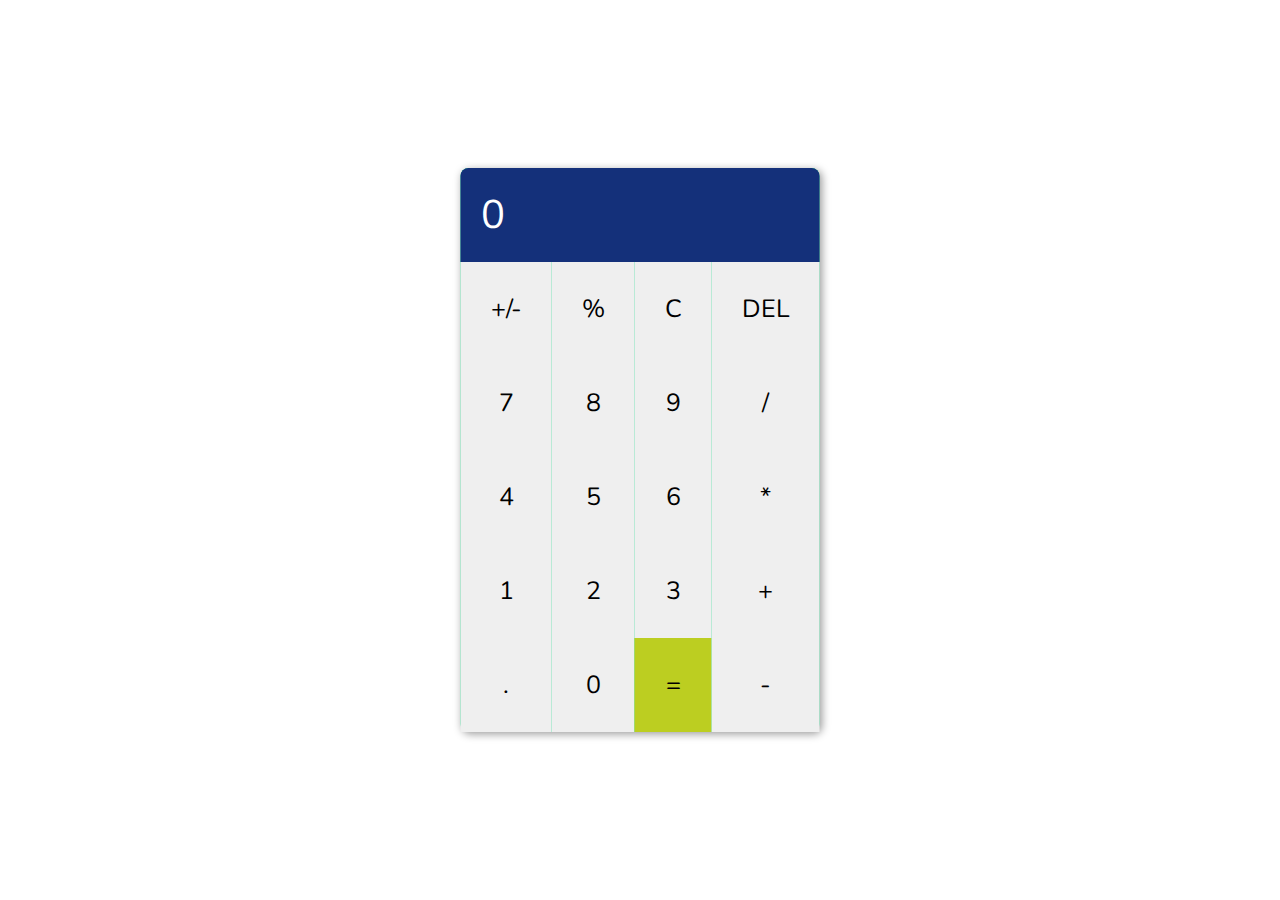
<file: 10/index.html>
<!DOCTYPE html>
<html>
<head>
    <meta charset='utf-8'>
    <meta http-equiv='X-UA-Compatible' content='IE=edge'>
    <title>Calculator</title>
    <meta name='viewport' content='width=device-width, initial-scale=1'>
    <link rel='stylesheet' href='style.css'>
    <script src='script.js' async></script>
</head>
<body>
    
    <div class="calc_body">
        <div class="result">
            <p id="result">0</p>
        </div>

        <div class="buttons">
            <button>+/-</button>
            <button>%</button>
            <button>C</button>
            <button>DEL</button>

            <button>7</button>
            <button>8</button>
            <button>9</button>
            <button>/</button>

            <button>4</button>
            <button>5</button>
            <button>6</button>
            <button>*</button>

            <button>1</button>
            <button>2</button>
            <button>3</button>
            <button>+</button>
            
            <button>.</button>
            <button>0</button>
            <button class="equal">=</button>
            <button>-</button>
        </div>
    </div>
   
</body>
</html>
</file>
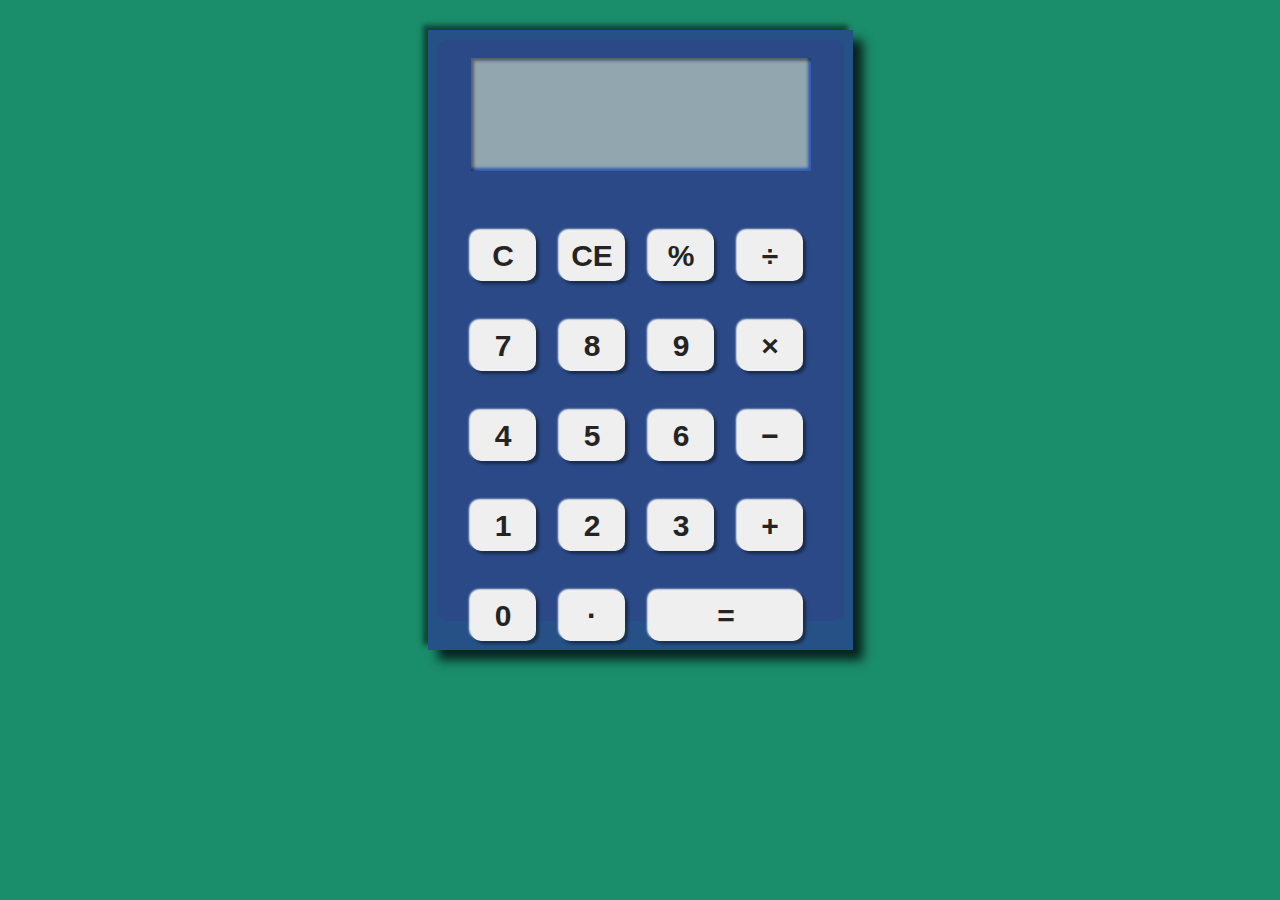
<file: 4/index.html>
<!DOCTYPE html>
<html lang="fr">
<head>
    <meta charset="UTF-8">
    <meta http-equiv="X-UA-Compatible" content="IE=edge">
    <meta name="viewport" content="width=device-width, initial-scale=1.0">
    <title>Document</title>
    <link rel="stylesheet" href="style.css">
    <script src="script.js" async></script>
</head>
<body>
    <main>
        <section>
            <div class="field">
                <p></p>
                <p></p>
            </div>
            <div class="keyboard">
                <button value="clear">C</button>
                <button value="">CE</button>
                <button value="%">&percnt;</button>
                <button value="/">&divide;</button>
                <button value="7">7</button>
                <button value="8">8</button>
                <button value="9">9</button>
                <button value="*">&times;</button>
                <button value="4">4</button>
                <button value="5">5</button>
                <button value="6">6</button>
                <button value="-">&minus;</button>
                <button value="1">1</button>
                <button value="2">2</button>
                <button value="3">3</button>
                <button value="+">&plus;</button>
                <button value="0">0</button>
                <button value=".">&middot;</button>
                <button value="equal">&equals;</button>
            </div>
        </section>
    </main>
</body>
</html>
</file>
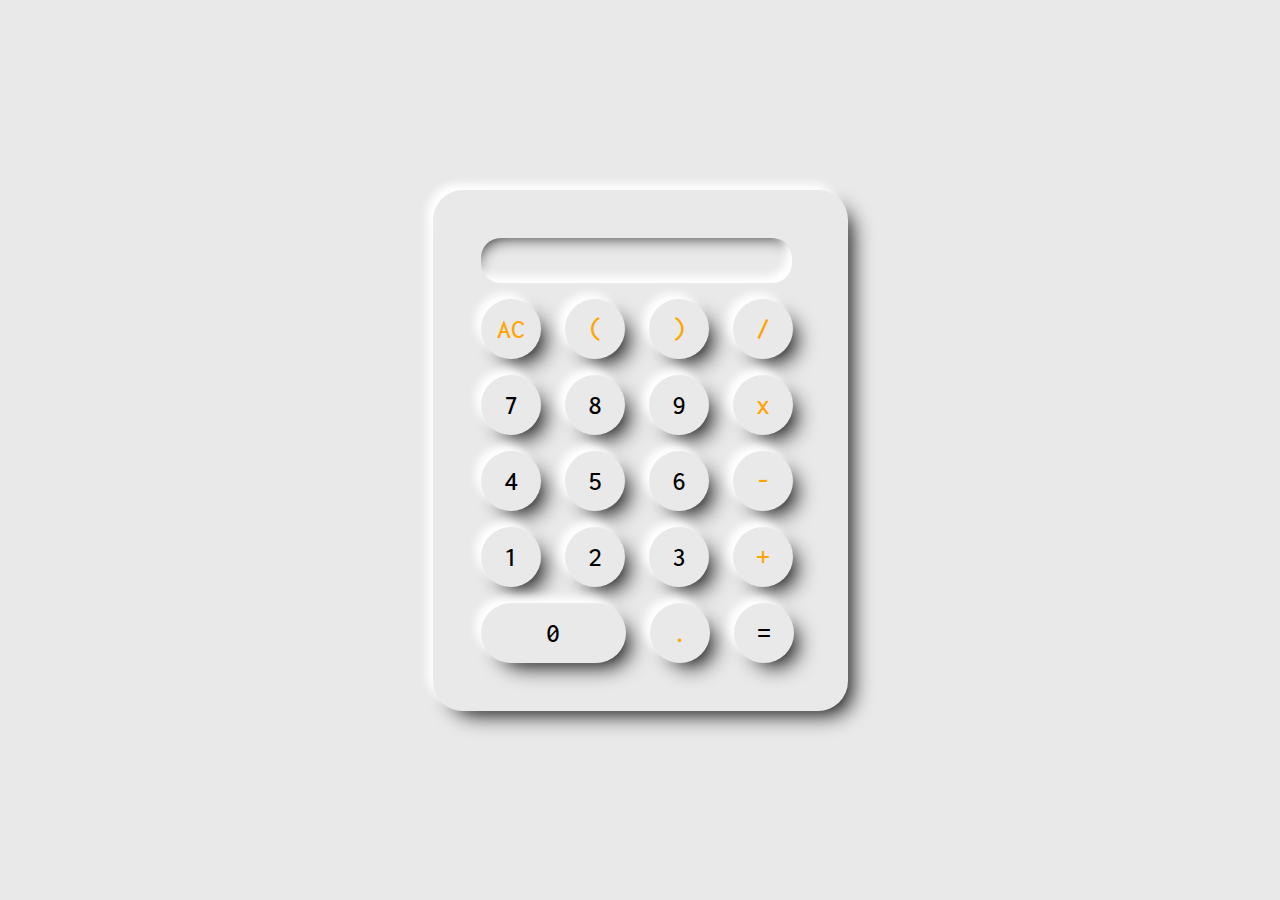
<file: 5/index.html>
<!DOCTYPE html>
<html lang="fr">
<head>
    <meta charset="UTF-8">
    <meta http-equiv="X-UA-Compatible" content="IE=edge">
    <meta name="viewport" content="width=device-width, initial-scale=1.0">
    <title>Document</title>
    <link rel="preconnect" href="https://fonts.gstatic.com">
    <link href="https://fonts.googleapis.com/css2?family=Inconsolata:wght@300;400;500;600;700;800;900&display=swap" rel="stylesheet">
    <link rel="stylesheet" href="style.css">
    <script src="script.js" async></script>
</head>
<body>
    <div class="container">
        <div class="calculator">
            <input type="text" name="screen" id="screen">
            <div>
                <button class="color">AC</button>
                <button class="color">(</button>
                <button class="color">)</button>
                <button class="color">/</button>
                <button>7</button>
                <button>8</button>
                <button>9</button>
                <button class="color">x</button>
                <button>4</button>
                <button>5</button>
                <button>6</button>
                <button class="color">-</button>
                <button>1</button>
                <button>2</button>
                <button>3</button>
                <button class="color">+</button>
                <button class="zero">0</button>
                <button class="color">.</button>
                <button>=</button>
            </div>
        </div>
    </div>
</body>
</html>
</file>
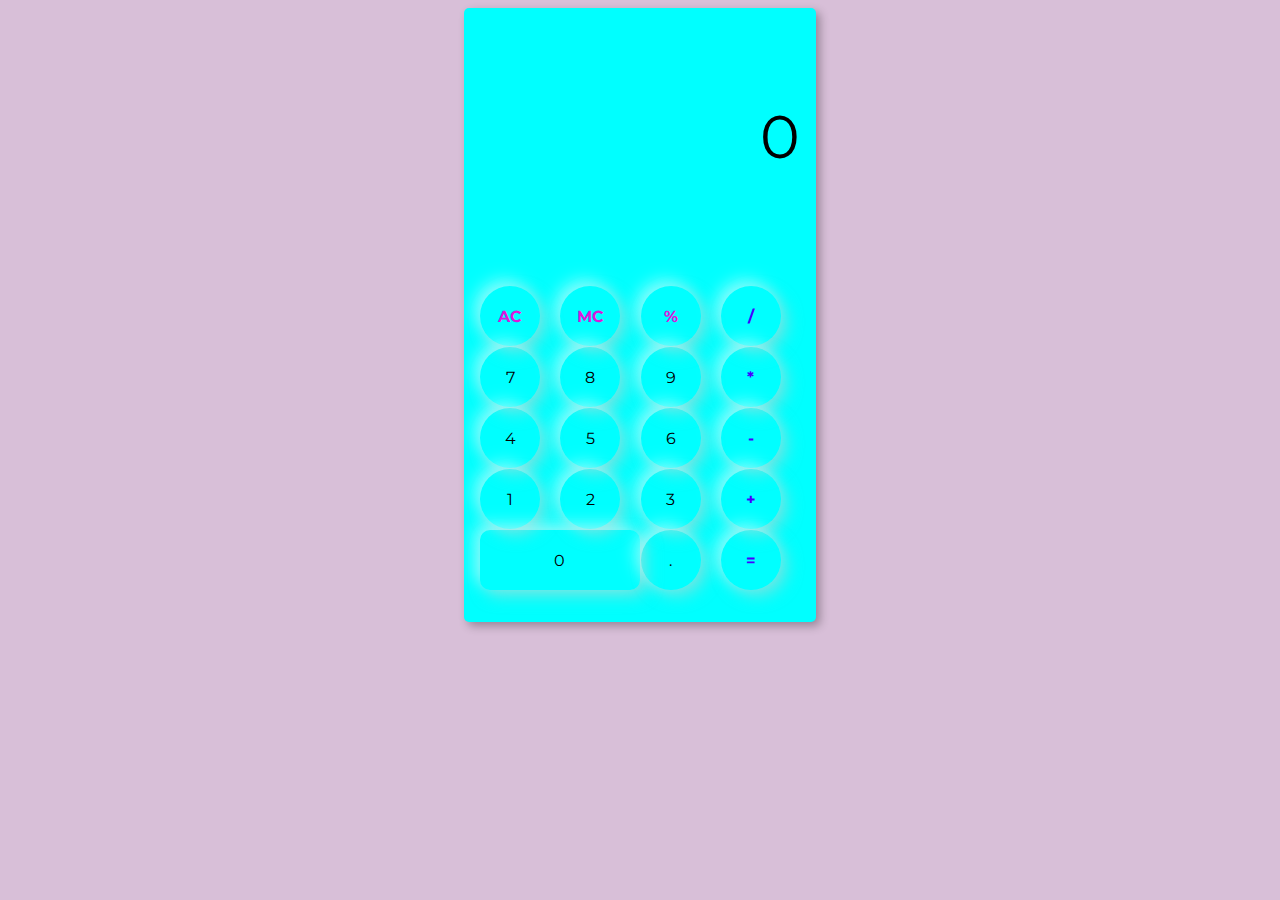
<file: 7/index.html>
<!DOCTYPE html>
<html lang="fr">
<head>
    <meta charset="UTF-8">
    <meta name="viewport" content="width=device-width, initial-scale=1.0">
    <title>Document</title>
    <script src="https://cdnjs.cloudflare.com/ajax/libs/gsap/3.1.1/gsap.min.js" integrity="sha256-cyEXrJKjO3YNkpCjPxVBdi7pRJ3EF+okm1oN9Qc4rRY=" crossorigin="anonymous"></script>
    <script src="script.js" async></script>
    <link rel="stylesheet" href="style.css">
</head>
<body>
    <div class="container">
        <div class="result">
          <p id="result-box">0</p>
        </div>
        <div class="buttons">
          <div class="button action-btn" id="clear"> AC </div>
          <div class="button action-btn"> MC</div>
          <div class="button num-button  action-btn"> %</div>
          <div class="button num-button  calc-action-btn"> /</div>
          <div class="button num-button seven">7</div>
          <div class="button num-button eight">8</div>
          <div class="button num-button  nine">9</div>
          <div class="button num-button  calc-action-btn">*</div>
          <div class="button num-button  four">4</div>
          <div class="button num-button  five">5</div>
          <div class="button num-button  six">6</div>
          <div class="button num-button  calc-action-btn">-</div>
          <div class="button num-button  one">1</div>
          <div class="button num-button  two">2</div>
          <div class="button num-button  three">3</div>
          <div class="button num-button  calc-action-btn">+</div>
          <div class="button num-button  zero">0</div>
          <div class="button num-button  point">.</div>
          <div class="button calc-action-btn" id="total">=</div>
        </div>
      </div>
</body>
</html>
</file>
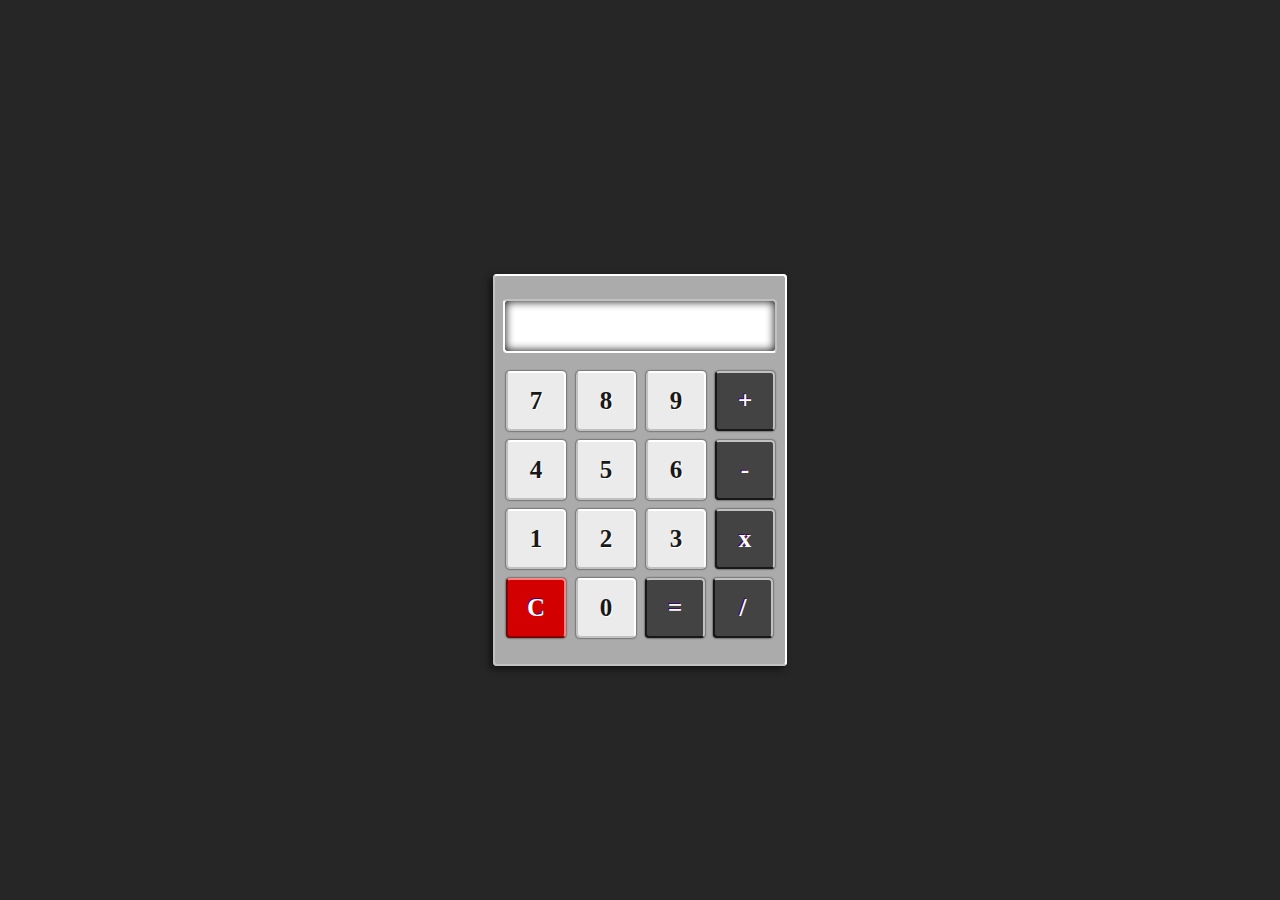
<file: 9/index.html>
<!DOCTYPE html>
<html lang="fr">
    <head>
        <meta charset="UTF-8">
        <meta name="viewport" content="width=device-width, initial-scale=1.0">
        <meta http-equiv="X-UA-Compatible" content="ie=edge">
        <title>Document</title>
        <link rel="stylesheet" href="style.css">
    </head>
    <body>
        <div class="wrap">
            <fieldset class="container">
                <form name="calculator">

                    <input id="display" type="text" name="display" readonly>
                    <input class="button digits" type="button" value="7"
                        onclick="calculator.display.value += '7'">
                    <input class="button digits" type="button" value="8"
                        onclick="calculator.display.value += '8'">
                    <input class="button digits" type="button" value="9"
                        onclick="calculator.display.value += '9'">
                    <input class="button mathButtons" type="button" value="+"
                        onclick="calculator.display.value += ' + '">
                    <br>
                    <input class="button digits" type="button" value="4"
                        onclick="calculator.display.value += '4'">
                    <input class="button digits" type="button" value="5"
                        onclick="calculator.display.value += '5'">
                    <input class="button digits" type="button" value="6"
                        onclick="calculator.display.value += '6'">
                    <input class="button mathButtons" type="button" value="-"
                        onclick="calculator.display.value += ' - '">
                    <br>
                    <input class="button digits" type="button" value="1"
                        onclick="calculator.display.value += '1'">
                    <input class="button digits" type="button" value="2"
                        onclick="calculator.display.value += '2'">
                    <input class="button digits" type="button" value="3"
                        onclick="calculator.display.value += '3'">
                    <input class="button mathButtons" type="button" value="x"
                        onclick="calculator.display.value += ' * '">
                    <br>
                    <input id="clearButton" class="button" type="button"
                        value="C" onclick="calculator.display.value= ''">
                    <input class="button digits" type="button" value="0"
                        onclick="calculator.display.value += '0'">
                    <input class="button mathButtons" type="button" value="="
                        onclick="calculator.display.value=
                        eval(calculator.display.value)">
                    <input class="button mathButtons" type="button" value="/"
                        onclick="calculator.display.value += ' / '">
                </form>
            </fieldset>
        </div>
    </body>
</html>
</file>
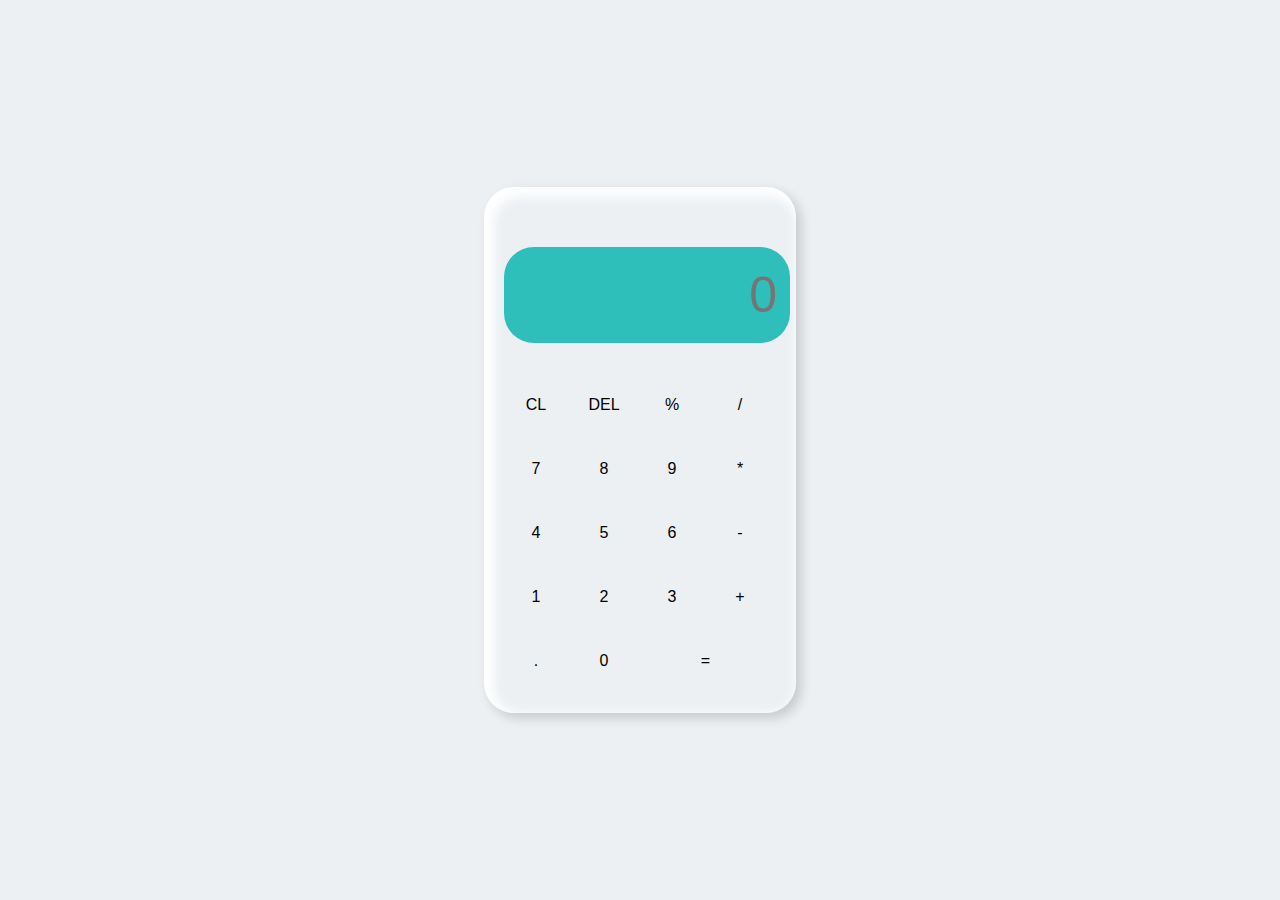
<file: 1/App.html>
<!DOCTYPE html>
<html lang="fr">
    <head>
        <meta charset="UTF-8">
        <meta http-equiv="X-UA-Compatible" content="IE=edge">
        <meta name="viewport" content="width=device-width, initial-scale=1.0">
        <title>Document</title>
        <link rel="stylesheet" href="App.css">
        <script src="App.js" defer></script>
    </head>
    <body>
        <div class="container">
            <div class="Calculator">
                <input type="text" placeholder="0" id="outputScreen">
                <button onClick="Clear()">cl</button>
                <button onClick="del()">del</button>
                <button onClick="display('%')">%</button>
                <button onClick="display('/')">/</button>
                <button onClick="display('7')">7</button>
                <button onClick="display('8')">8</button>
                <button onClick="display('9')">9</button>
                <button onClick="display('*')">*</button>
                <button onClick="display('4')">4</button>
                <button onClick="display('5')">5</button>
                <button onClick="display('6')">6</button>
                <button onClick="display('-')">-</button>
                <button onClick="display('1')">1</button>
                <button onClick="display('2')">2</button>
                <button onClick="display('3')">3</button>
                <button onClick="display('+')">+</button>
                <button onClick="display('.')">.</button>
                <button onClick="display('0')">0</button>
                <button onClick="Calculate()" class="equal">=</button>
            </div>
        </div>
    </body>
</html>
</file>
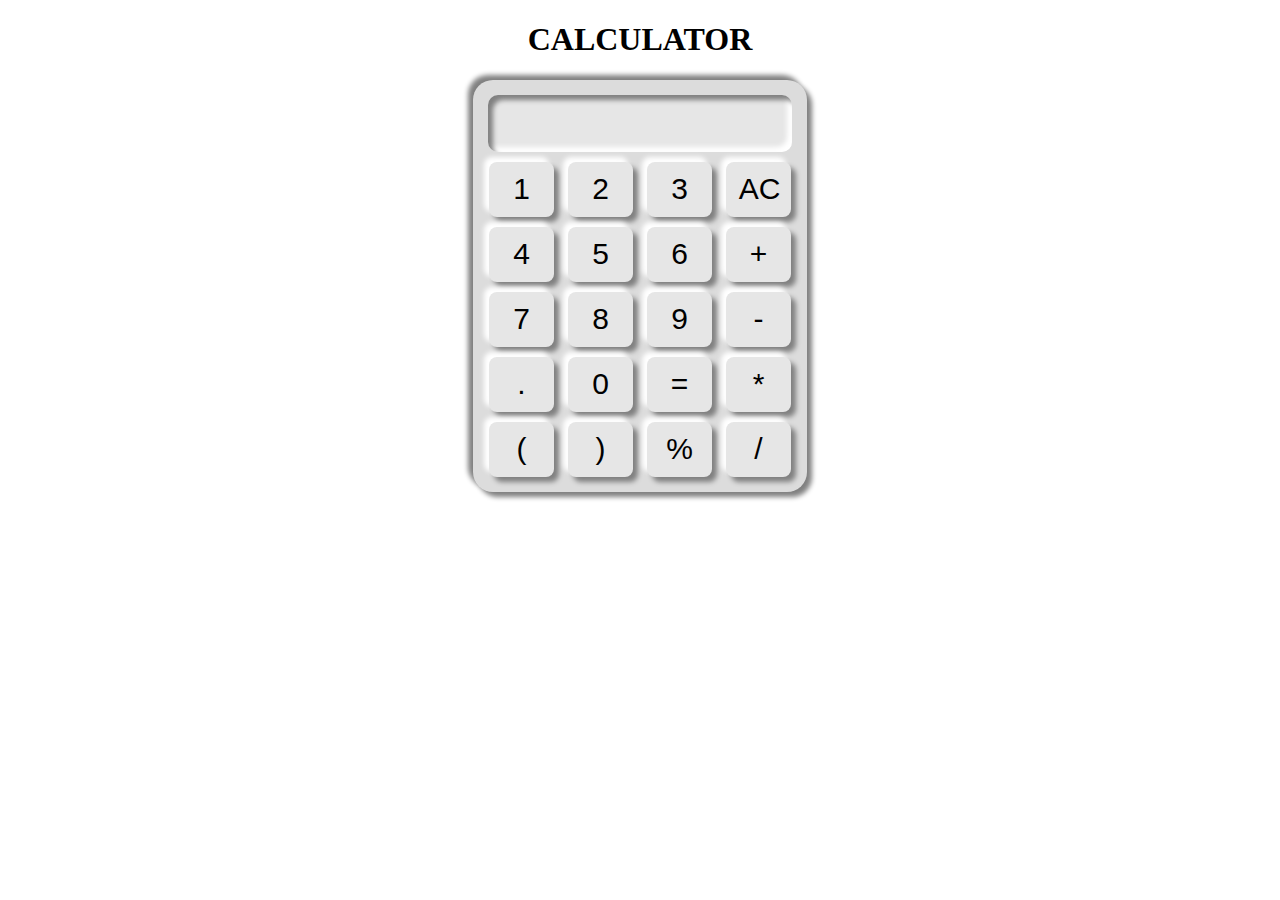
<file: 11/App.html>
<!DOCTYPE html>
<html lang="fr">
    <head>
        <meta charset="UTF-8">
        <meta http-equiv="X-UA-Compatible" content="IE=edge">
        <meta name="viewport" content="width=device-width, initial-scale=1.0">
        <title>Document</title>
        <link rel="stylesheet" href="App.css">
    </head>
    <body>
        <div calss="container" align="center">
            <h1>CALCULATOR</h1>
            <form name="forms">
                <div class="calc">
                    <input type="text" id="answer" name="screen">
                    <br>
                    <input type="button" value=" 1 "
                        onclick="forms.screen.value+='1'">
                    <input type="button" value=" 2 "
                        onclick="forms.screen.value+='2'">
                    <input type="button" value=" 3 "
                        onclick="forms.screen.value+='3'">
                    <input type="button" value=" AC "
                        onclick="forms.screen.value=''">
                    <br>
                    <input type="button" value=" 4 "
                        onclick="forms.screen.value+='4'">
                    <input type="button" value=" 5 "
                        onclick="forms.screen.value+='5'">
                    <input type="button" value=" 6 "
                        onclick="forms.screen.value+='6'">
                    <input type="button" value=" + "
                        onclick="forms.screen.value+='+'">
                    <br>
                    <input type="button" value=" 7 "
                        onclick="forms.screen.value+='7'">
                    <input type="button" value=" 8 "
                        onclick="forms.screen.value+='8'">
                    <input type="button" value=" 9 "
                        onclick="forms.screen.value+='9'">
                    <input type="button" value=" - "
                        onclick="forms.screen.value+='-'">
                    <br>

                    <input type="button" value=" . "
                        onclick="forms.screen.value+='.'">
                    <input type="button" value=" 0 "
                        onclick="forms.screen.value+='0'">
                    <input type="button" value="="
                        onclick="forms.screen.value= eval(forms.screen.value)">
                    <input type="button" value=" * "
                        onclick="forms.screen.value+='*'">
                    <br>

                    <input type="button" value=" ( "
                        onclick="forms.screen.value+='('">
                    <input type="button" value=" ) "
                        onclick="forms.screen.value+=')'">
                    <input type="button" value=" % "
                        onclick="forms.screen.value+='%'">
                    <input type="button" value=" / "
                        onclick="forms.screen.value+='/'">
                    <br>
                </div>
            </form>
        </div>
    </body>
</html>
</file>
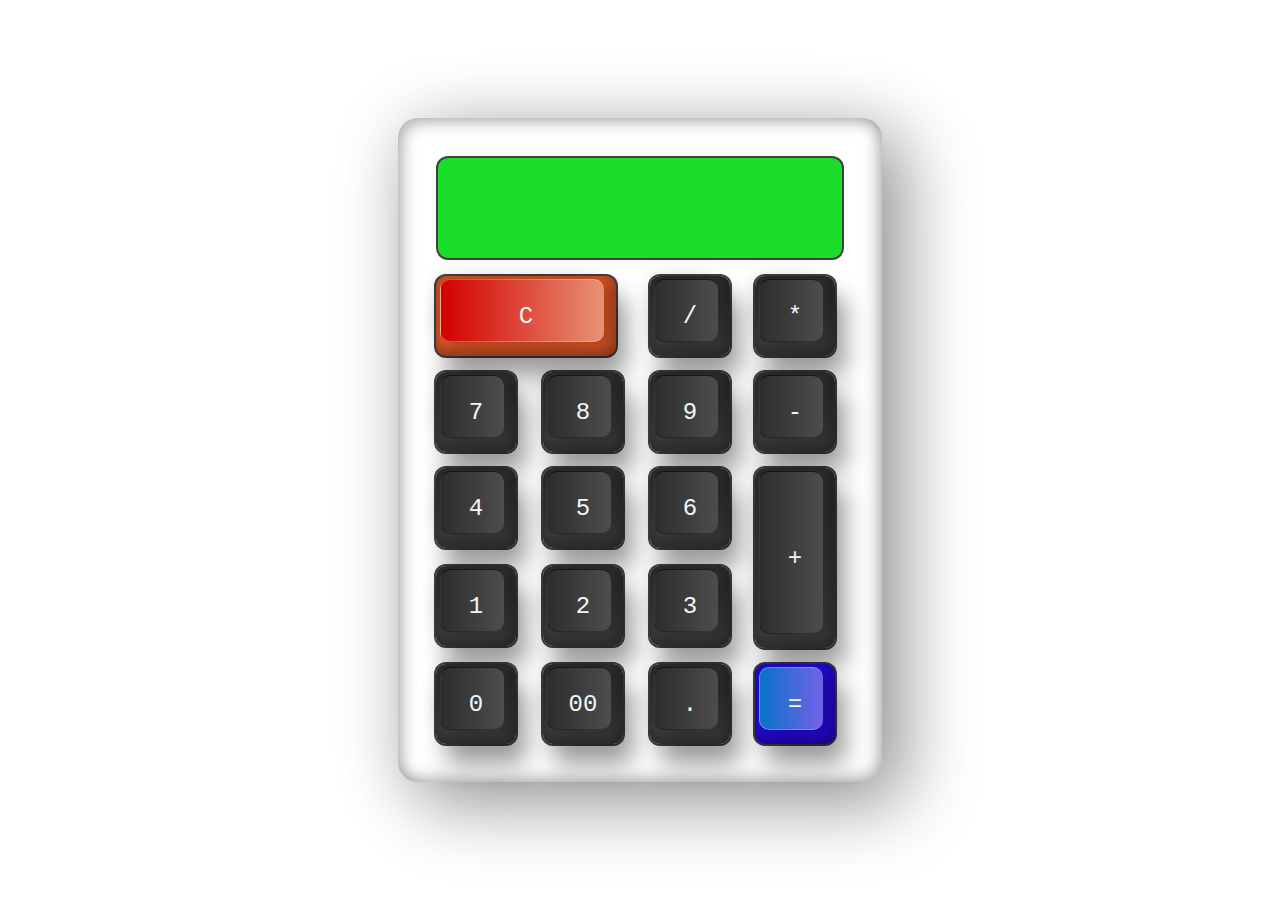
<file: 2/App.html>
<!DOCTYPE html>
<html lang="fr">
    <head>
        <meta charset="UTF-8">
        <meta http-equiv="X-UA-Compatible" content="IE=edge">
        <meta name="viewport" content="width=device-width, initial-scale=1.0">
        <title>Document</title>
        <link rel="stylesheet" href="App.css">
    </head>
    <body>
        <div class="container">
            <form action="#" name="calc" class="calculator">
                <input type="text" class="value" readonly name="txt">
                <span class="num clear" onclick="calc.txt.value=''"><i>C</i></span>
                <span class="num" onclick="calc.txt.value+='/'"><i>/</i></span>
                <span class="num" onclick="calc.txt.value+='*'"><i>*</i></span>
                <span class="num" onclick="calc.txt.value+='7'"><i>7</i></span>
                <span class="num" onclick="calc.txt.value+='8'"><i>8</i></span>
                <span class="num" onclick="calc.txt.value+='9'"><i>9</i></span>
                <span class="num" onclick="calc.txt.value+='-'"><i>-</i></span>
                <span class="num" onclick="calc.txt.value+='4'"><i>4</i></span>
                <span class="num" onclick="calc.txt.value+='5'"><i>5</i></span>
                <span class="num" onclick="calc.txt.value+='6'"><i>6</i></span>
                <span class="num plus" onclick="calc.txt.value+='+'"><i>+</i></span>
                <span class="num" onclick="calc.txt.value+='1'"><i>1</i></span>
                <span class="num" onclick="calc.txt.value+='2'"><i>2</i></span>
                <span class="num" onclick="calc.txt.value+='3'"><i>3</i></span>
                <span class="num" onclick="calc.txt.value+='0'"><i>0</i></span>
                <span class="num" onclick="calc.txt.value+='00'"><i>00</i></span>
                <span class="num" onclick="calc.txt.value+='.'"><i>.</i></span>
                <span class="num equal"
                    onclick="document.calc.txt.value=eval(calc.txt.value)"><i>=</i></span>
            </form>
        </div>
    </body>
</html>
</file>
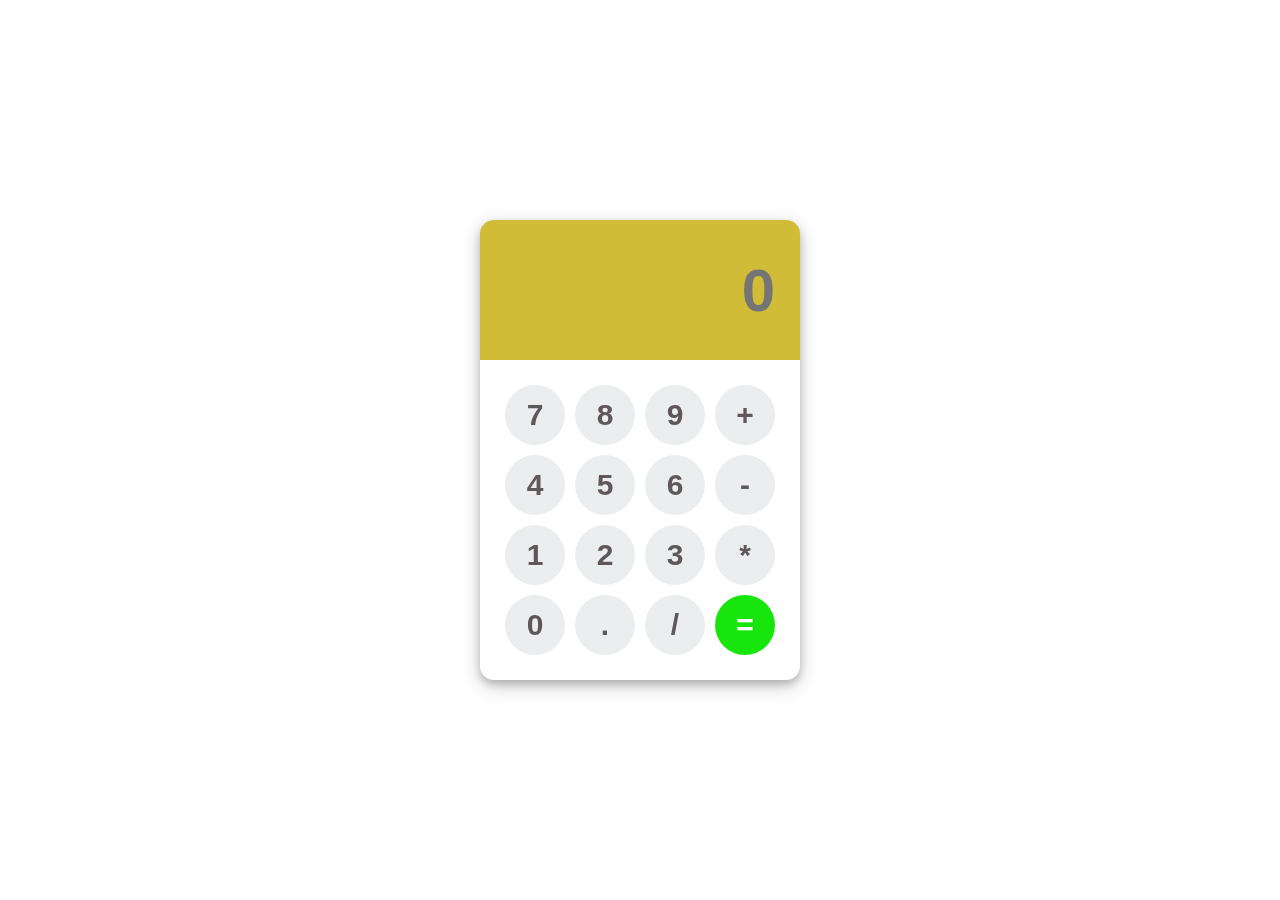
<file: 3/App.html>
<!DOCTYPE html>
<html lang="fr">
    <head>
        <meta charset="UTF-8">
        <meta http-equiv="X-UA-Compatible" content="IE=edge">
        <meta name="viewport" content="width=device-width, initial-scale=1.0">
        <title>Document</title>
        <link rel="stylesheet" href="App.css">
        <script src="App.js" defer></script>
    </head>
    <body>
        <div class="container">
            <form name="form">
                <div class="display">
                    <input type="text" placeholder="0" name="displayResult">
                </div>
                <div class="buttons">
                    <div class="row">
                        <input type="button" name="b7" value="7"
                            onclick="calcNumbers(b7.value)">
                        <input type="button" name="b8" value="8"
                            onclick="calcNumbers(b8.value)">
                        <input type="button" name="b9" value="9"
                            onclick="calcNumbers(b9.value)">
                        <input type="button" name="addb" value="+"
                            onclick="calcNumbers(addb.value)">
                    </div>

                    <div class="row">
                        <input type="button" name="b4" value="4"
                            onclick="calcNumbers(b4.value)">
                        <input type="button" name="b5" value="5"
                            onclick="calcNumbers(b5.value)">
                        <input type="button" name="b6" value="6"
                            onclick="calcNumbers(b6.value)">
                        <input type="button" name="sub" value="-"
                            onclick="calcNumbers(sub.value)">
                    </div>

                    <div class="row">
                        <input type="button" name="b1" value="1"
                            onclick="calcNumbers(b1.value)">
                        <input type="button" name="b2" value="2"
                            onclick="calcNumbers(b2.value)">
                        <input type="button" name="b3" value="3"
                            onclick="calcNumbers(b3.value)">
                        <input type="button" name="multb" value="*"
                            onclick="calcNumbers(multb.value)">
                    </div>

                    <div class="row">
                        <input type="button" name="b0" value="0"
                            onclick="calcNumbers(b0.value)">
                        <input type="button" name="potb" value="."
                            onclick="calcNumbers(potb.value)">
                        <input type="button" name="divb" value="/"
                            onclick="calcNumbers(divb.value)">
                        <input type="button" class="green" value="="
                            onclick="displayResult.value=eval(displayResult.value)">
                    </div>
                </div>
            </form>
        </div>
    </body>
</html>
</file>
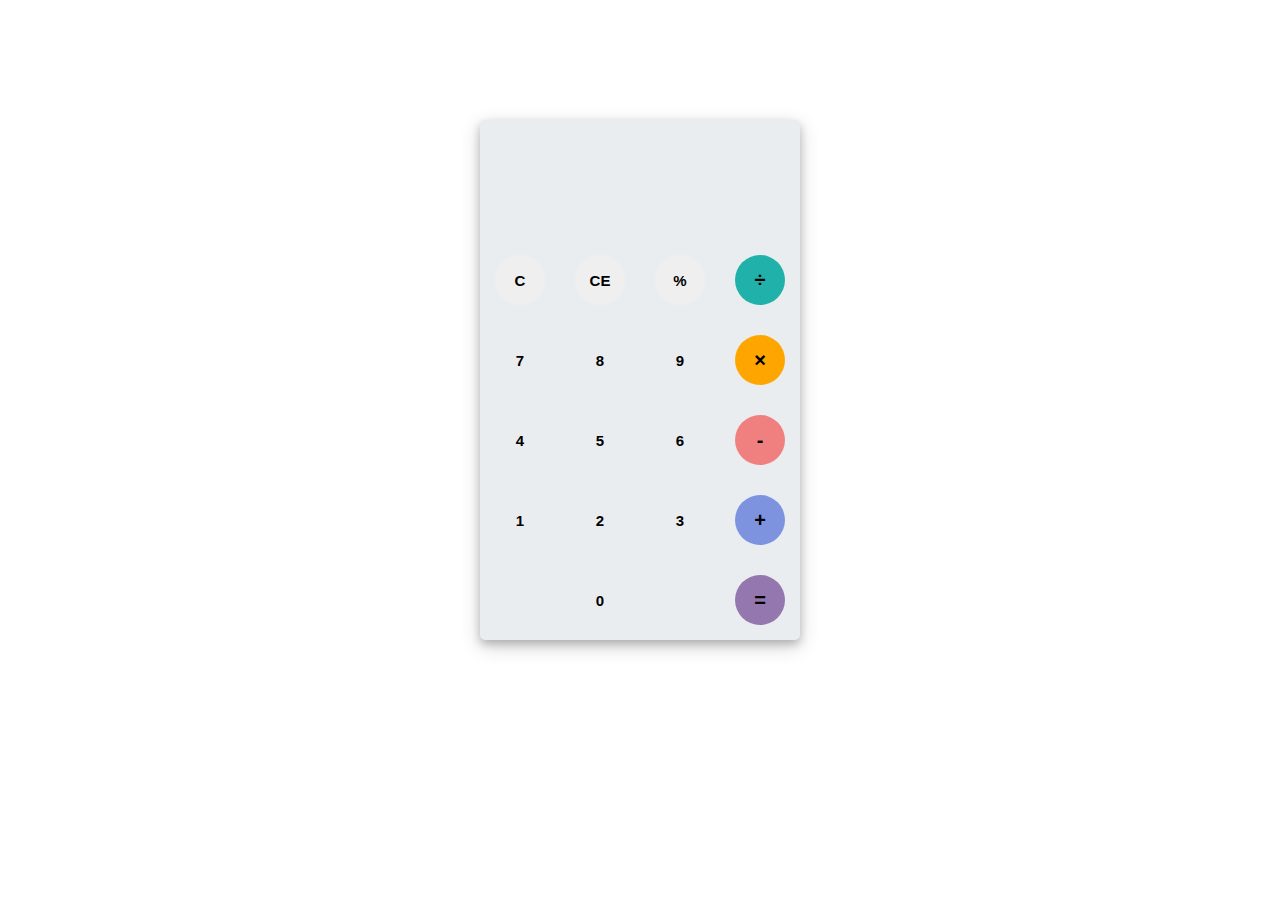
<file: 6/App.html>
<!DOCTYPE html>
<html lang="en">
	<head>
		<meta charset="UTF-8">
		<meta http-equiv="X-UA-Compatible" content="IE=edge">
		<meta name="viewport" content="width=device-width, initial-scale=1.0">
		<title>Document</title>
		<link rel="stylesheet" type="text/css" href="style.css">
		<link href="https://fonts.googleapis.com/css?family=Open+Sans:600,700"
			rel="stylesheet">
		<script src="script.js" defer></script>
	</head>
	<body>
		<div id="container">
			<div id="calculator">
				<div id="result">
					<div id="history">
						<p id="history-value"></p>
					</div>
					<div id="output">
						<p id="output-value"></p>
					</div>
				</div>
				<div id="keyboard">
					<button class="operator" id="clear">C</button>
					<button class="operator" id="backspace">CE</button>
					<button class="operator" id="%">%</button>
					<button class="operator" id="/">&#247;</button>
					<button class="number" id="7">7</button>
					<button class="number" id="8">8</button>
					<button class="number" id="9">9</button>
					<button class="operator" id="*">&times;</button>
					<button class="number" id="4">4</button>
					<button class="number" id="5">5</button>
					<button class="number" id="6">6</button>
					<button class="operator" id="-">-</button>
					<button class="number" id="1">1</button>
					<button class="number" id="2">2</button>
					<button class="number" id="3">3</button>
					<button class="operator" id="+">+</button>
					<button class="empty" id="empty"></button>
					<button class="number" id="0">0</button>
					<button class="empty" id="empty"></button>
					<button class="operator" id="=">=</button>
				</div>
			</div>
		</div>
	</body>
</html>
</file>
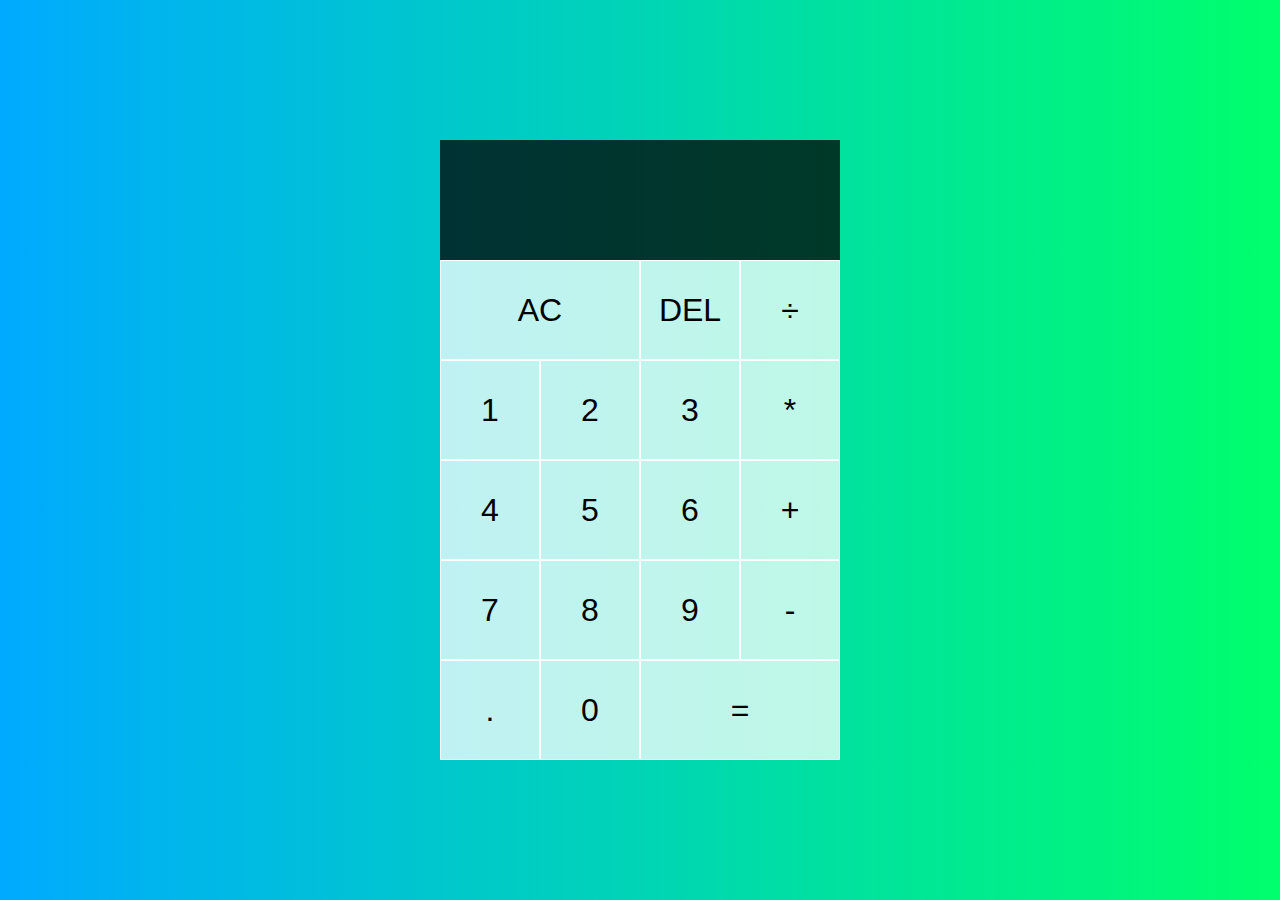
<file: 8/calc.html>
<!DOCTYPE html>
<html lang="en">

<head>
    <meta charset="UTF-8">
    <meta name="viewport" content="width=device-width, initial-scale=1.0">
    <meta http-equiv="X-UA-Compatible" content="ie=edge">
    <title>Calculator</title>
    <link href="calc.css" rel="stylesheet">
    <script src="calc.js" defer></script>
</head>

<body>
    <div class="calculator-grid">
        <div class="output">
            <div data-previous-operand class="previous-operand"></div>
            <div data-current-operand class="current-operand"></div>
        </div>
        <button data-all-clear class="span-two">AC</button>
        <button data-delete>DEL</button>
        <button data-operation>÷</button>
        <button data-number>1</button>
        <button data-number>2</button>
        <button data-number>3</button>
        <button data-operation>*</button>
        <button data-number>4</button>
        <button data-number>5</button>
        <button data-number>6</button>
        <button data-operation>+</button>
        <button data-number>7</button>
        <button data-number>8</button>
        <button data-number>9</button>
        <button data-operation>-</button>
        <button data-number>.</button>
        <button data-number>0</button>
        <button data-equals class="span-two">=</button>
    </div>
</body>

</html>
</file>
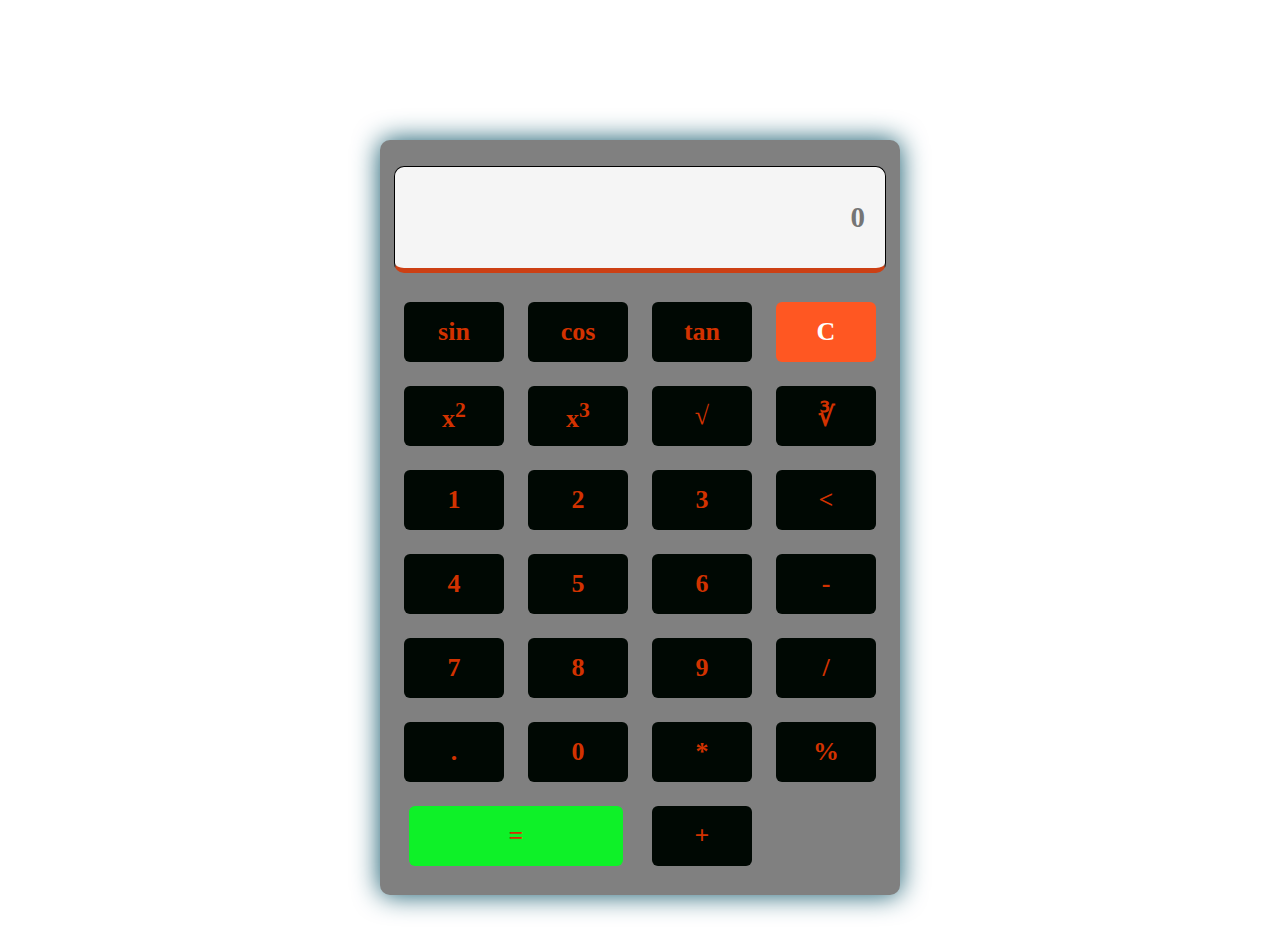
<file: SCIENTIFIQUE/App.html>
<!DOCTYPE html>
<html lang="fr">
    <head>
        <meta charset="UTF-8">
        <meta http-equiv="X-UA-Compatible" content="IE=edge">
        <meta name="viewport" content="width=device-width, initial-scale=1.0">
        <title>Document</title>
        <link rel="stylesheet" href="App.css">
        <script src="App.js" defer></script>
    </head>
    <body>
        <form name="calcul">
            <table align="center">

                <tr>
                    <td colspan="4"> <input type="text" name="result"
                            placeholder="0" style="text-align:right"> </td>
                </tr>

                <tr>
                    <td><button type="button" value="sin" onclick="sin()"> sin
                        </button> </td>
                    <td><button type="button" value="cos" onclick="cos()"> cos</button>
                    </td>
                    <td><button type="button" value="tan" onclick="tan()"> tan
                        </button> </td>
                    <td colspan="2">
                        <button type="button" value="C" class="clear"
                            onclick="remv()"> C </button>
                    </td>
                </tr>

                <tr>
                    <td><button type="button" value="x^2" onclick="square()"> x<sup>2
                            </button> </td>
                        <td><button type="button" value="x^3" onclick="cubed()">
                                x<sup>3 </button> </td>
                            <td><button type="button" value="sqrt2"
                                    onclick="sqrt2()"> &radic; </button> </td>
                            <td><button type="button" value="sqrt3"
                                    onclick="sqrt3()"> &#8731; </button> </td>
                        </tr>

                        <tr>
                            <td><button type="button" value="1"
                                    onclick="number(value)"> 1 </button> </td>
                            <td><button type="button" value="2"
                                    onclick="number(value)"> 2 </button> </td>
                            <td><button type="button" value="3"
                                    onclick="number(value)"> 3 </button> </td>
                            <td><button type="button" value="BACKSPC"
                                    onclick="BACKSPC()"> <</button> </td>
                            </tr>

                            <tr>
                                <td><button type="button" value="4"
                                        onclick="number(value)"> 4</button>
                                </td>
                                <td><button type="button" value="5"
                                        onclick="number(value)"> 5 </button>
                                </td>
                                <td><button type="button" value="6"
                                        onclick="number(value)"> 6 </button>
                                </td>
                                <td><button type="button" value="-"
                                        onclick="number(value)"> - </button>
                                </td>
                            </tr>

                            <tr>
                                <td><button type="button" value="7"
                                        onclick="number(value)"> 7 </button>
                                </td>
                                <td><button type="button" value="8"
                                        onclick="number(value)"> 8 </button>
                                </td>
                                <td><button type="button" value="9"
                                        onclick="number(value)"> 9 </button>
                                </td>
                                <td><button type="button" value="/"
                                        onclick="number(value)"> / </button>
                                </td>
                            </tr>

                            <tr>
                                <td><button type="button" value="."
                                        onclick="number(value)"> . </button>
                                </td>
                                <td><button type="button" value="0"
                                        onclick="number(value)"> 0 </button>
                                </td>
                                <td><button type="button" value="*"
                                        onclick="number(value)"> * </button>
                                </td>
                                <td><button type="button" value="%"
                                        onclick="number(value)"> % </button>
                                </td>
                            </tr>

                            <tr>
                                <td colspan="2"> <button type="button" value="="
                                        onclick="equal()" class="equal">=</button>
                                </td>
                                <td><button type="button" value="+"
                                        onclick="number(value)"> + </button>
                                </td>
                            </tr>
                        </table>
                    </form>
                </body>
            </html>
</file>
<file: 10/style.css>
@import url('https://fonts.googleapis.com/css?family=Nunito&display=swap');
*{
    margin: 0;
    padding: 0;
    outline: 0;
    font-family: 'Nunito',sans-serif;
}

/* pour le calac*/
.calc_body{
    position: absolute;
    left: 50%;
    top: 50%;
    transform: translate(-50%,-50%);
    -webkit-transform: translate(-50%,-50%);
    -moz-transform: translate(-50%,-50%);
    -ms-transform: translate(-50%,-50%);
    -o-transform: translate(-50%,-50%);
    background-color: rgb(22, 218, 136);
    box-shadow: 2px 2px 8px rgba(0, 0, 0, 0.4);
    border-radius: 8px;
    -webkit-border-radius: 8px;
    -moz-border-radius: 8px;
    -ms-border-radius: 8px;
    -o-border-radius: 8px;
}

/*pour le result*/
.result{
    background-color: rgb(20, 48, 122);
    color: #fff;
    border-radius: 8px 8px 0 0;
    -webkit-border-radius: 8px 8px 0 0;
    -moz-border-radius: 8px 8px 0 0;
    -ms-border-radius: 8px 8px 0 0;
    -o-border-radius: 8px 8px 0 0;
    padding: 20px;
    font-size: 40px;
}

/*les buttons*/
.buttons{
    display: grid;
    grid-template-columns: auto auto auto auto;
}

.buttons button{
    padding: 30px;
    font-size: 25px;
    text-align: center;
    border: none;
    transition: .2s all linear;
    -webkit-transition: .2s all linear;
    -moz-transition: .2s all linear;
    -ms-transition: .2s all linear;
    -o-transition: .2s all linear;
}

/*quand tu passe dessu*/
.buttons button:hover{
    background-color: rgba(31, 163, 38, 0.863);
}

.buttons button:active{
    background-color: rgb(143, 24, 127);
}

.equal{
    background-color: rgb(188, 206, 33);
}
</file>
<file: 4/style.css>
*{margin: 0;padding: 0;}
body{background-color: rgb(26, 141, 106);}
main{
    width: 405px;
    height: 600px;
    padding: 10px;
    background: #265186;
    margin: 30px auto;
    box-shadow: 10px 10px 10px #000000c2, -5px -5px 5px #00000080;
}
section{
    width: 400px;
    height: 565px;
    border-radius: 10px;
    -webkit-border-radius: 10px;
    -moz-border-radius: 10px;
    -ms-border-radius: 10px;
    -o-border-radius: 10px;
    padding: 8px 3px;
    background: #2a4986;
}
.field{
    width: 85%;
    height: 20%;
    background: #d2e1c99e;
    margin: 10px auto;
    box-shadow: inset 3px 3px 3px #00000069, inset -3px -3px 3px #315cac;
}
.field p{
    text-align: right;
    padding: 10px;
    height: 30px;
    margin: 2px 10px;
    font-size: 25px;
    color: #242424;
}
.field p:last-child{font-size: 30px;font-weight: bold;}
.keyboard{
    width: 90%;
    height: 75%;
    margin: 0px auto;
    margin-top: 40px;
}
button{
    width: 65px;
    height: 50px;
    padding: 5px 10px;
    margin: 20px 10px;
    font-size: 30px;
    font-weight: bold;
    border: none;
    outline: none;
    color: #242424;
    border-radius: 10px;
    -webkit-border-radius: 10px;
    -moz-border-radius: 10px;
    -ms-border-radius: 10px;
    -o-border-radius: 10px;
    box-shadow: 3px 3px 3px #00000069, -2px -2px 2px whitesmoke;
}
button:last-child{width: 43%;}
button:focus{
    box-shadow: inset 3px 3px 3px #00000069, inset -3px -3px 3px #315cac;
    cursor: pointer;
}
</file>
<file: 5/style.css>
*{
    margin: 0;
    padding: 0;
    box-sizing: border-box; 
    font-family: 'Inconsolata', monospace;
}
body{background-color: #e9e9e9;}
.color{color: orange;}
.container{
    display: flex;
    flex-direction: column;
    align-items: center;
    justify-content: center;
    height: 100vh;
}
.calculator{
    width: 415px;
    display: inline-block;
    padding: 40px;
    border-radius: 30px;
    -webkit-border-radius: 30px;
    -moz-border-radius: 30px;
    -ms-border-radius: 30px;
    -o-border-radius: 30px;
    background-color: #e9e9e9;
    box-shadow: -6px -6px 9px #fff, 11px 11px 21px -8px black;
}
.calculator input{
    width: 93%;
    height: 45px;
    margin: 8px;
    border-radius: 20px;
    -webkit-border-radius: 20px;
    -moz-border-radius: 20px;
    -ms-border-radius: 20px;
    -o-border-radius: 20px;
    font-size: 34px;
    text-align: end;
    border: 0;
    outline: 0;
    background-color: #e9e9e9;
    box-shadow: -6px -7px 9px #fff inset, 5px 11px 17px -13px black inset;
}
button{
    border-radius: 50px;
    -webkit-border-radius: 50px;
    -moz-border-radius: 50px;
    -ms-border-radius: 50px;
    -o-border-radius: 50px;
    font-size: 28px;
    font-weight: 500;
    background-color: #e9e9e9;
    width: 60px;
    height: 60px;
    margin: 8px;
    border: 0;
    outline: 0;
    cursor: pointer;
    box-shadow: -6px -6px 9px #fff, 11px 11px 21px -8px black;
}
button:hover{background-color: rgb(16, 126, 129);}
.zero{width: 145px;}
</file>
<file: 7/style.css>
@import url('https://fonts.googleapis.com/css?family=Montserrat&display=swap');

body{background-color: Thistle; font-family: 'Montserrat',sans-serif; }
.container{
    background: cyan;
    width: 320px;
    height: 550px;
    border-radius: 5px;
    -webkit-border-radius: 5px;
    -moz-border-radius: 5px;
    -ms-border-radius: 5px;
    -o-border-radius: 5px;
    box-shadow: 4px 4px 10px 0 rgba(0, 0, 2, .3);
    margin: 0 auto;
    padding: 32px 16px;
    display: flex;
    flex-direction: column;
    justify-content: space-between;
}

.container .result{ width: 100%;height: 150px;}

.container .result p{
    font-size: 45pt;
    overflow-y: auto;
    text-align: right;
}

.container .buttons{
    display: grid;
    grid-template-columns: repeat(4,1fr);
    grid-gap: 1px;
}

.container .buttons .button, .container .buttons .num-button {
    cursor: pointer;
    text-align: center;
    width: 60px;
    height: 60px;
    display: grid;
    place-content: center;
    border-radius: 50%;
    -webkit-border-radius: 50%;
    -moz-border-radius: 50%;
    -ms-border-radius: 50%;
    -o-border-radius: 50%;
    box-shadow: 6px 6px 16px 0 rgba(209, 205, 199, .5),
    -6px -6px 16px 0 rgba(255, 255, 255, .5);
}

.container .buttons .zero {
    grid-column: 1/ 3;
    width: 100%;
    border-radius: 10px;
    -webkit-border-radius: 10px;
    -moz-border-radius: 10px;
    -ms-border-radius: 10px;
    -o-border-radius: 10px;
}

.action-btn {
    color: rgb(219, 23, 219);
    font-weight: bold;
  }
  .calc-action-btn{
    color: rgb(68, 0, 255);
    font-weight: bold;
  }
</file>
<file: 9/style.css>
/* LE SITE https://nawayuga.com/simple-image-crossfade-slideshow-css-animation/*/

body {
    background-color: #262626;
}

.container {
    top: 50%;
    left: 50%;
    position: absolute;
    transform: translate(-50%, -50%);
    width: 250px;
    padding: 8px 8px 20px 8px;
    margin: 20px auto;
    background-color: #ABABAB;
    border-radius: 4px;
    border-top: 2px solid #FFF;
    border-right: 2px solid #FFF;
    border-bottom: 2px solid #C1C1C1;
    border-left: 2px solid #C1C1C1;
    box-shadow: -3px 3px 7px rgba(0, 0, 0, .6);
}

#display {
    display: block;
    margin: 15px auto;
    height: 50px;
    width: 250px;
    padding: 0 10px;
    border-radius: 4px;
    border-top: 2px solid #C1C1C1;
    border-right: 2px solid #C1C1C1;
    border-bottom: 2px solid #FFF;
    border-left: 2px solid #FFF;
    background-color: #FFF;
    box-shadow: inset 0px 0px 10px #030303;
    font-size: 28px;
    color: #000;
    text-align: right;
    font-weight: bold;
    font-family: Orbitron;
}

.button {
    display: inline-block;
    margin: 3px;
    width: 60px;
    height: 60px;
    font-size: 25px;
    font-weight: bold;
    border-radius: 4px;
    box-sizing: border-box;
    font-family: Orbitron;
}

.mathButtons {
    margin: 2px 2px 6px 2px;
    color: #FFF;
    text-shadow: -1px -1px 0px #44006F;
    background-color: #434343;
    border-top: 2px solid #C1C1C1;
    border-right: 2px solid #C1C1C1;
    border-bottom: 2px solid #181818;
    border-left: 2px solid #181818;
    box-shadow: 0px 0px 2px #030303;
}

.digits {
    color: #181818;
    text-shadow: 1px 1px 0px #FFF;
    background-color: #EBEBEB;
    border-top: 2px solid #FFF;
    border-right: 2px solid #FFF;
    border-bottom: 2px solid #C1C1C1;
    border-left: 2px solid #C1C1C1;
    border-radius: 4px;
    box-shadow: 0px 0px 2px #030303;
}

.digits:hover,
.mathButtons:hover,
#clearButton:hover {
    background-color: #FFBA75;
    box-shadow: 0px 0px 2px #FFBA75;
    border-top: 2px solid #FFF;
    border-right: 2px solid #FFF;
    border-bottom: 2px solid #AE5700;
    border-left: 2px solid #AE5700;
}

#clearButton {
    color: #FFF;
    text-shadow: -1px -1px 0px #44006F;
    background-color: #D20000;
    border-top: 2px solid #FF8484;
    border-right: 2px solid #FF8484;
    border-bottom: 2px solid #800000;
    border-left: 2px solid #800000;
    box-shadow: 0px 0px 2px #030303;
}
</file>
<file: 1/App.css>
*{
    margin: 0;
    padding: 0;
    box-sizing: content-box;
    outline: none;
    font-family: sans-serif;
    background-color:  #ecf0f3;
}
/*============spostare il container in centro========*/
.container {
    height: 100vh;
    display: flex;
    justify-content: center;
    align-items: center;
}
.Calculator {
    background-color:  #ecf0f3;
    padding: 20px;
    border-radius: 30px;
    -webkit-border-radius: 30px;
    -moz-border-radius: 30px;
    -ms-border-radius: 30px;
    -o-border-radius: 30px;
    box-shadow: inset 5px 5px 12px 5px #fff,
                                5px 5px 12px rgba(0, 0, 0, .16);
    display: grid;
    grid-template-columns: repeat(4, 68px);
}

input {
        grid-column: span 4;
        height: 70px;
        width: 260px;
        background-color:  rgb(47, 191, 186);
        border: none;
        border-radius: 30px ;
        -webkit-border-radius: 30px ;
        -moz-border-radius: 30px ;
        -ms-border-radius: 30px ;
        -o-border-radius: 30px ;
        color:  rgb(70, 70, 70);
        font-size: 50px;
        text-align: end;
        margin: auto;
        margin-top: 40px;
        margin-bottom: 30px;
        padding: 13px; 
}
button{
    height: 48px;
    width: 48px;
    background-color: #ecf0f3;
    border: none;
    font-size: 16px;
    margin: 8px;
    border-radius: 50%;
    -webkit-border-radius: 50%;
    -moz-border-radius: 50%;
    -ms-border-radius: 50%;
    -o-border-radius: 50%;
    text-transform: uppercase;
}
button:hover {
    background-color: aquamarine;
}
.equal {
    width: 115px;
    border-radius: 40px;
    -webkit-border-radius: 40px;
    -moz-border-radius: 40px;
    -ms-border-radius: 40px;
    -o-border-radius: 40px;
    background-color:  #ecf0f3;
}
</file>
<file: 11/App.css>
.container{margin:auto;}

#answer{
        width:300px;
        border-radius:10px;
        -webkit-border-radius:10px;
        -moz-border-radius:10px;
        -ms-border-radius:10px;
        -o-border-radius:10px;
}

input{
      font-size:30px;
      width:65px;
      height:55px;
      margin:5px;
      border:0px solid;
      border-radius:8px;
      -webkit-border-radius:8px;
      -moz-border-radius:8px;
      -ms-border-radius:8px;
      -o-border-radius:8px;
      background:rgb(230,230,230);
      outline:none;
}

.calc{
     background:rgb(220,220,220);
     padding:10px;
     border-radius:20px;
     -webkit-border-radius:20px;
     -moz-border-radius:20px;
     -ms-border-radius:20px;
     -o-border-radius:20px;
     display:inline-block ;
}
     
     input{
    box-shadow:5px 5px 5px grey, -5px -5px 5px white;
}

input:hover{
    box-shadow:inset 5px 5px 5px grey,inset -5px -5px 5px white;
}

#answer{
    box-shadow:inset 5px 5px 5px grey,inset -5px -5px 5px white;
}

.calc{
    box-shadow:5px 5px 5px grey, -5px -5px 5px grey;
}
</file>
<file: 2/App.css>
* {
  margin: 0;
  padding: 0;
  box-sizing: border-box;
  font-family: "Courier New", Courier, monospace;
}
body {
  display: flex;
  height: 100vh;
  align-items: center;
  justify-content: center;
}
.container {
  position: relative;
  min-width: 300px;
  min-height: 400px;
  padding: 40px 30px 30px;
  border-radius: 20px;
  box-shadow: 25px 25px 75px rgba(0, 0, 0, 0.25),
    10px 10px 70px rgba(0, 0, 0, 0.25), inset -5px -5px 15px rgba(0, 0, 0, 0.25),
    inset 5px 5px 15px rgba(0, 0, 0, 0.25);
}
.container span {
  color: whitesmoke;
  position: relative;
  display: grid;
  width: 80px;
  place-items: center;
  margin: 8px;
  height: 80px;
  background: linear-gradient(180deg, #2f2f2f, #3f3f3f);
  box-shadow: inset -8px 0 8px rgba(0, 0, 0, 0.15),    inset 0 -8px 8px rgba(0, 0, 0, 0.25), 0 0 0 2px rgba(0, 0, 0, 0.75),    10px 20px 25px rgba(0, 0, 0, 0.4);
  user-select: none;
  cursor: pointer;
  font-weight: 400;
  border-radius: 10px;
  -webkit-border-radius: 10px;
  -moz-border-radius: 10px;
  -ms-border-radius: 10px;
  -o-border-radius: 10px;
}
.calculator span:active {
  filter: brightness(1.5);
}
.calculator span::before {
  content: "";
  position: absolute;
  top: 3px;
  left: 4px;
  bottom: 14px;
  right: 12px;
  background: linear-gradient(90deg, #2d2d2d, #4d4d4d);
  box-shadow: -5px -5px 15px rgba(0, 0, 0, 0.1),
    10px 5px 10px rgba(0, 0, 0, 0.15);
  border-left: 1px solid #0004;
  border-bottom: 1px solid #0004;
  border-top: 1px solid #0009;
  border-radius: 10px;
  -webkit-border-radius: 10px;
  -moz-border-radius: 10px;
  -ms-border-radius: 10px;
  -o-border-radius: 10px;
}
.calculator span i {
  position: relative;
  font-style: normal;
  font-size: 1.5em;
  text-transform: uppercase;
}
.calculator {
  position: relative;
  display: grid;
}
.calculator .value {
  position: relative;
  grid-column: span 4;
  height: 100px;
  width: calc(100% - 20px);
  left: 10px;
  border: none;
  outline: none;
  background-color: #19dd29;
  margin-bottom: 10px;
  border-radius: 10px;
  box-shadow: 0 0 0 2px rgba(0, 0, 0, 0.75);
  text-align: right;
  padding: 10px;
  font-size: 2em;
}
.calculator .clear {
  grid-column: span 2;
  width: 180px;
  background: rgb(219, 86, 38);
}
.calculator .clear::before {
  background: linear-gradient(90deg, #d20000, #ffffff5c);
  border-left: 1px solid #fff4;
  border-bottom: 1px solid #fff4;
  border-top: 1px solid #fff4;
}
.calculator .plus {
  grid-row: span 2;
  height: 180px;
}
.calculator .equal {
  background: #250ad8;
}
.calculator .equal::before{
  background: linear-gradient(90deg, #0973ca, #ffffff5c);
  border-left: 1px solid #fff4;
  border-bottom: 1px solid #fff4;
  border-top: 1px solid #fff4;
}
</file>
<file: 3/App.css>
body, html{
    margin: 0;
    padding: 0;
}
.container{
    position: fixed;
    top: 50%;
    left: 50%;
    background:  white;
    transform: translate(-50%, -50%);
    -webkit-transform: translate(-50%, -50%);
    -moz-transform: translate(-50%, -50%);
    -ms-transform: translate(-50%, -50%);
    -o-transform: translate(-50%, -50%);
    box-shadow: 0 4px 8px 0 rgba(0,0,0,0.2), 0 6px 20px 0 rgba(0,0,0,0.2);
    border-radius: 14px;
    -webkit-border-radius: 14px;
    -moz-border-radius: 14px;
    -ms-border-radius: 14px;
    -o-border-radius: 14px;
    padding-bottom: 20px;
    width: 320px;
}
.display {
    width: 100%;
    height: 60px;
    padding: 40px 0;
    background: #d0bc37;
    border-top-left-radius: 14px;
    border-top-right-radius: 14px;
}
.buttons {
    padding: 20px 20px 0 20px;
}
.row {
    width: 280px;
    float: left;
}
input[type=button] {
	width: 60px;
	height: 60px;
	float: left;
	padding: 0;
	margin: 5px;
	box-sizing: border-box;
	background: #ecedef;
	border: none;
	font-size: 30px;
	line-height: 30px;
	border-radius: 50%;
	-webkit-border-radius: 50%;
	-moz-border-radius: 50%;
	-ms-border-radius: 50%;
	-o-border-radius: 50%;
    font-weight: 700;
	color: #5E5858;
	cursor: pointer;
}
input[type=button]:hover {
    background-color: aquamarine;
}
input[type=text] {
	width: 270px;
	height: 60px;
	float: left;
	padding: 0;
	box-sizing: border-box;
	border: none;
	background: none;
	color: #ffffff;
	text-align: right;
	font-weight: 700;
	font-size: 60px;
	line-height: 60px;
	margin: 0 25px;
}
.green{
	background: #17e50c !important;
	color: #ffffff !important;
}
</file>
<file: 6/style.css>
body{
	font-family: 'Open Sans',sans-serif;
}
#container{
	width: 1000px;
	height: 550px;
	margin: 100px auto;	
}
#calculator{
	width: 320px;
	height: 520px;
	background-color: #eaedef;
	margin: 0 auto;
	top: 20px;
	position: relative;
	border-radius: 5px;
	box-shadow: 0 4px 8px 0 rgba(0, 0, 0, 0.2), 0 6px 20px 0 rgba(0, 0, 0, 0.19);
}
#result{
	height: 120px;
}
#history{
	text-align: right;
	height: 20px;
	margin: 0 20px;
	padding-top: 20px;
	font-size: 15px;
	color: #919191;
}
#output{
	text-align: right;
	height: 60px;
	margin: 10px 20px;
	font-size: 30px;
}
#keyboard{
	height: 400px;
}
.operator, .number, .empty{
	width: 50px;
	height: 50px;
	margin: 15px;
	float: left;
	border-radius: 50%;
	border-width: 0;
	font-weight: bold;
	font-size: 15px;
}
.number, .empty{
	background-color: #eaedef;
}
.number, .operator{
	cursor: pointer;
}
.operator:active, .number:active{
	font-size: 13px;
}
.operator:focus, .number:focus, .empty:focus{
	outline: 0;
}
.number:hover{
	background-color: aqua;
}
button:nth-child(4){
	font-size: 20px;
	background-color: #20b2aa;
}
button:nth-child(8){
	font-size: 20px;
	background-color: #ffa500;
}
button:nth-child(12){
	font-size: 20px;
	background-color: #f08080;
}
button:nth-child(16){
	font-size: 20px;
	background-color: #7d93e0;
}
button:nth-child(20){
	font-size: 20px;
	background-color: #9477af;
}
</file>
<file: 8/calc.css>
*,
*::before,
*::after {
    box-sizing: border-box;
    font-family: Gotham Rounded, sans-serif;
    font-weight: normal;
}

body {
    padding: 0;
    margin: 0;
    background: linear-gradient(to right, #00AAFF, #00FF6C);
}

.calculator-grid {
    display: grid;
    justify-content: center;
    align-content: center;
    min-height: 100vh;
    grid-template-columns: repeat(4, 100px);
    grid-template-rows: minmax(120px, auto) repeat(5, 100px);
}

.calculator-grid>button {
    cursor: pointer;
    font-size: 2rem;
    border: 1px solid white;
    outline: none;
    background-color: rgba(255, 255, 255, .75);
}

.calculator-grid>button:hover {
    background-color: rgba(255, 255, 255, .9);
}

.span-two {
    grid-column: span 2;
}

.output {
    grid-column: 1 / -1;
    background-color: rgba(0, 0, 0, .75);
    display: flex;
    align-items: flex-end;
    justify-content: space-around;
    flex-direction: column;
    padding: 10px;
    word-wrap: break-word;
    word-break: break-all;
}

.output .previous-operand {
    color: rgba(255, 255, 255, .75);
    font-size: 1.5rem;
}

.output .current-operand {
    color: white;
    font-size: 2.5rem;
}
</file>
<file: SCIENTIFIQUE/App.css>
body {
    margin: 0;
    padding: 50px 0px;
}
button.clear {
    background: #FF5722;
    color: #fff;
}
table {
    background: gray;
    padding: 7px 5px;
    border: 6px solid #00000000;
    text-align: center;
    padding-bottom: 0px;
    box-shadow: 0px 0px 27px #0d5569;
    margin-top: 90px;
    border-radius: 10px;
    -webkit-border-radius: 10px;
    -moz-border-radius: 10px;
    -ms-border-radius: 10px;
    -o-border-radius: 10px;
}
button.equal {
    width: 88%;
    background: #0ef128;
}
input[type="text"] {
    width: 450px;
    height: 81px;
    border: 1px solid #000;
    padding: 10px 20px;
    font-size: 29px;
    background: whitesmoke;
    font-weight: bold;
    margin-bottom: 25px;
    font-family: cursive;
    margin-top: 10px;
    color: #000;
    border-bottom: 5px solid #cc4014;
    border-radius: 10px;
    -webkit-border-radius: 10px;
    -moz-border-radius: 10px;
    -ms-border-radius: 10px;
    -o-border-radius: 10px;
}
button {
    padding: 10px 20px;
    width: 100px;
    height: 60px;
    margin-bottom: 20px;
    font-size: 26px;
    font-weight: bold;
    font-family: cursive;
    background: #000803;
    border: none;
    color: #d23200;
    border-radius: 6px;
    -webkit-border-radius: 6px;
    -moz-border-radius: 6px;
    -ms-border-radius: 6px;
    -o-border-radius: 6px;
    cursor: pointer;
}
</file>
